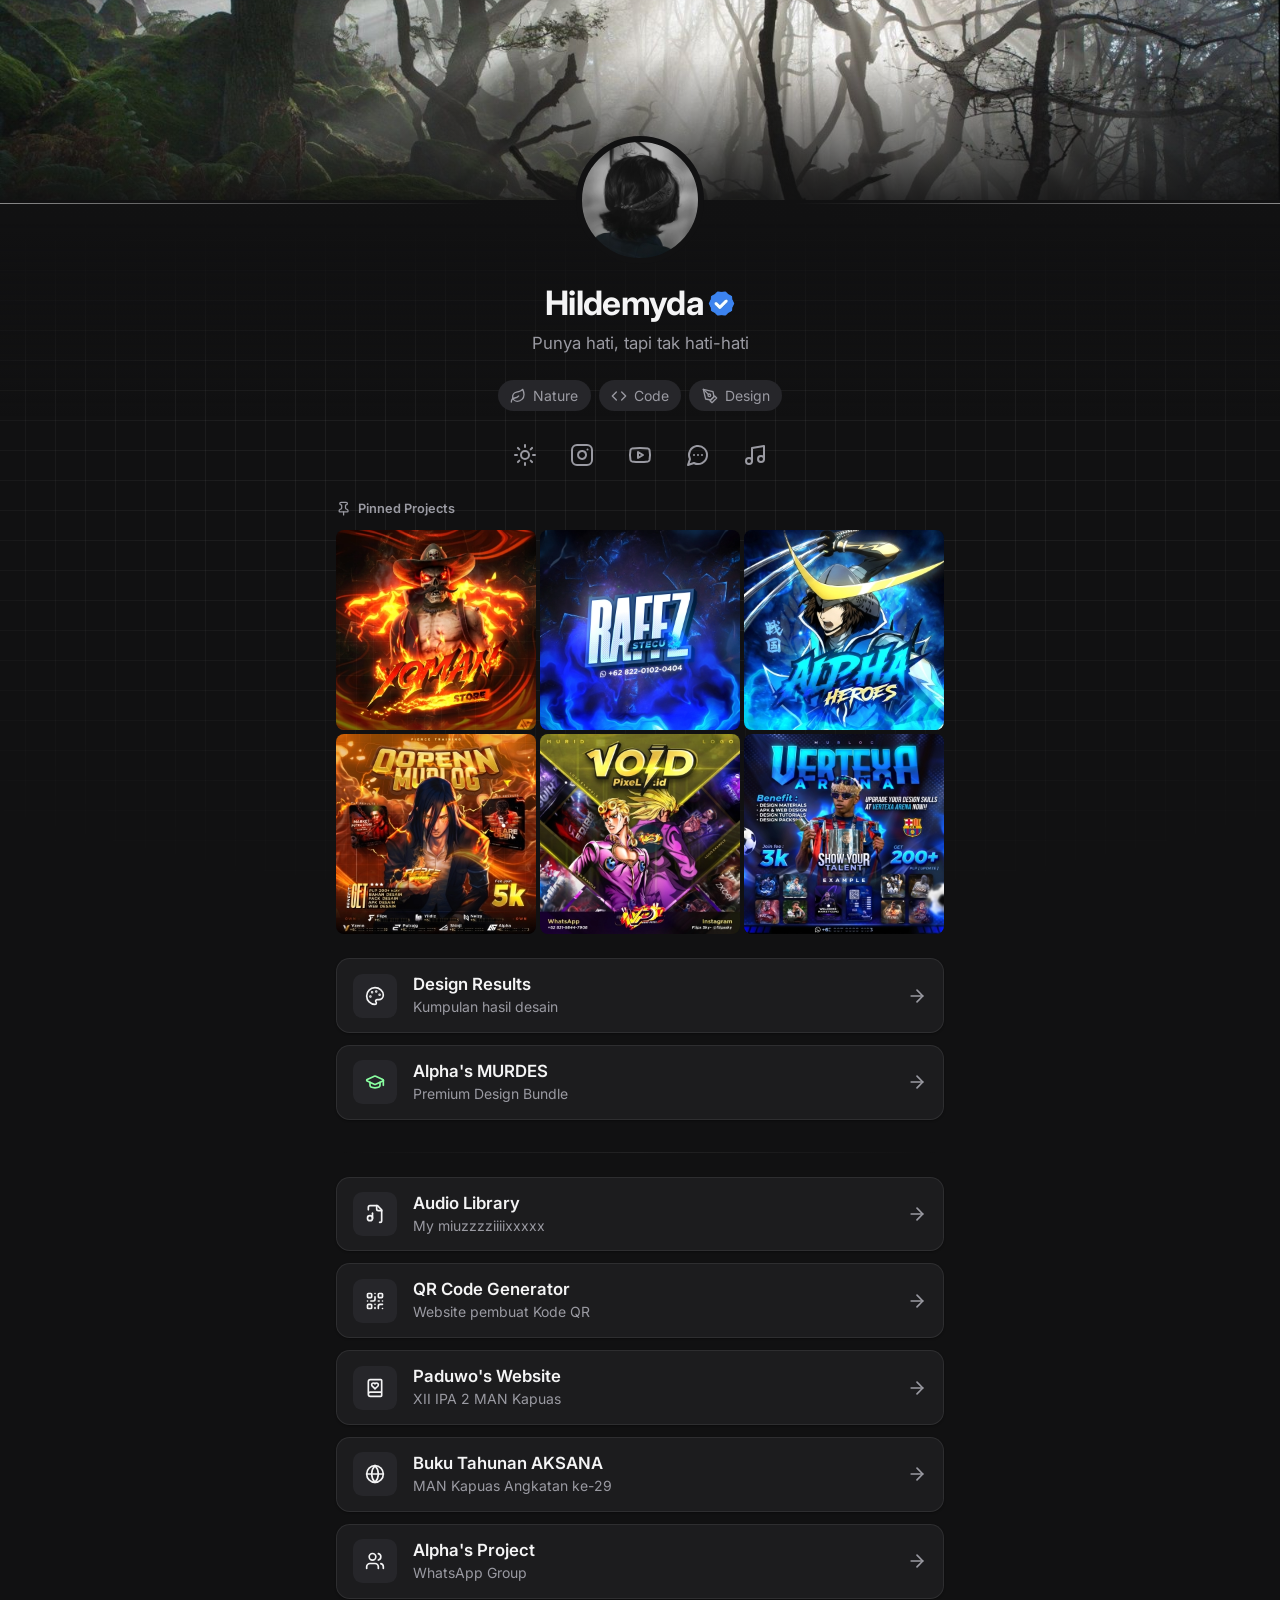
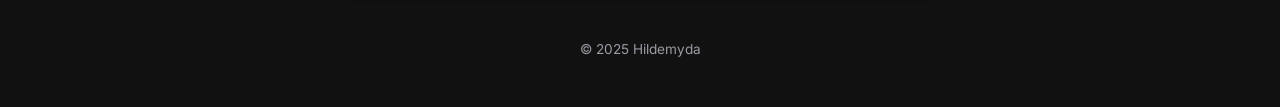
<file: index.html>
<!DOCTYPE html>
<html lang="id">
<head>
    <meta charset="UTF-8">
    <meta name="viewport" content="width=device-width, initial-scale=1.0">
    <title>Hildemyda</title>
    <meta name="description" content="Hildemyda: alam, kode, dan desain. Portofolio dan kumpulan proyek.">
    <meta property="og:title" content="Hildemyda">
    <meta property="og:description" content="Punya hati, tapi tak hati-hati.">
    <meta property="og:image" content="https://alpa.my.id/media/header.jpg">
    <meta property="og:url" content="https://alpa.my.id/">
    <link rel="icon" href="./media/profile.jpg">

    <script>
        // Terapkan tema tersimpan sebelum halaman tampil, supaya tidak berkedip
        try { (function () { var m = document.cookie.match(/(?:^|;\s*)theme=(light|dark)/); var t = m ? m[1] : localStorage.getItem('theme'); if (t === 'light') document.documentElement.classList.add('light'); })(); } catch (e) {}
    </script>

    <link rel="preconnect" href="https://fonts.googleapis.com">
    <link rel="preconnect" href="https://fonts.gstatic.com" crossorigin>
    <link href="https://fonts.googleapis.com/css2?family=Inter:wght@400;500;600;700&display=swap" rel="stylesheet">
    <link rel="stylesheet" href="./css/style.css">
</head>
<body>

    <header class="banner">
        <img src="./media/header.jpg" alt="" width="1600" height="1000">
    </header>

    <main class="wrap pull">
        <section class="profile">
            <div class="avatar" style="background-image: url('./media/profile.jpg')" role="img" aria-label="Foto profil Hildemyda"></div>
            <div class="name-row">
                <h1 class="name">Hildemyda</h1>
                <img class="verified" src="./media/verified-icon.webp" alt="" width="50" height="50">
            </div>
            <p class="bio">Punya hati, tapi tak hati-hati</p>
        </section>

        <div class="main stack">
            <div class="tags">
                <span class="tag"><i data-icon="leaf"></i>Nature</span>
                <span class="tag"><i data-icon="code"></i>Code</span>
                <span class="tag"><i data-icon="pen-tool"></i>Design</span>
            </div>

            <nav class="socials" aria-label="Media sosial">
                <button class="social social-theme" type="button" data-theme-toggle aria-label="Ganti tema terang atau gelap"><i class="sun" data-icon="sun"></i><i class="moon" data-icon="moon"></i></button>
                <a class="social" href="https://instagram.com/alpheditc" target="_blank" rel="noopener noreferrer" aria-label="Instagram"><i data-icon="instagram"></i></a>
                <a class="social" href="https://youtube.com/@hildemyda" target="_blank" rel="noopener noreferrer" aria-label="YouTube"><i data-icon="youtube"></i></a>
                <a class="social" href="https://whatsapp.com/channel/0029VaeTIQODjiOY88u59U2w" target="_blank" rel="noopener noreferrer" aria-label="Channel WhatsApp"><i data-icon="chat"></i></a>
                <button class="social" id="play-music" type="button" aria-label="Putar musik" aria-pressed="false"><i data-icon="music"></i></button>
            </nav>

            <section aria-labelledby="t-karya">
                <div class="section-head">
                    <h2 class="section-title" id="t-karya"><i data-icon="pin"></i><span id="pinned-title">Pinned Projects</span></h2>
                    <a class="section-link" id="see-all" href="./design/">Lihat semua</a>
                </div>
                <div class="grid" id="home-works"></div>
            </section>

            <div class="cards">
                <a class="card" href="./design/">
                    <div class="card-icon"><i data-icon="palette"></i></div>
                    <div class="card-text"><h2 class="card-title">Design Results</h2><p class="card-desc">Kumpulan hasil desain</p></div>
                    <i class="card-arrow" data-icon="arrow-right"></i>
                </a>
                <a class="card" href="https://murdes.alpa.my.id" target="_blank" rel="noopener noreferrer">
                    <div class="card-icon card-icon-green"><i data-icon="graduation-cap"></i></div>
                    <div class="card-text"><h2 class="card-title">Alpha's MURDES</h2><p class="card-desc">Premium Design Bundle</p></div>
                    <i class="card-arrow" data-icon="arrow-right"></i>
                </a>
            </div>

            <hr class="divider">

            <div class="cards">
                <a class="card" href="https://hildemyda.github.io/audio-libraryku/" target="_blank" rel="noopener noreferrer">
                    <div class="card-icon"><i data-icon="file-audio"></i></div>
                    <div class="card-text"><h2 class="card-title">Audio Library</h2><p class="card-desc">My miuzzzziiiixxxxx</p></div>
                    <i class="card-arrow" data-icon="arrow-right"></i>
                </a>
                <a class="card" href="https://hildemyda.github.io/qrcode-generator/" target="_blank" rel="noopener noreferrer">
                    <div class="card-icon"><i data-icon="qr-code"></i></div>
                    <div class="card-text"><h2 class="card-title">QR Code Generator</h2><p class="card-desc">Website pembuat Kode QR</p></div>
                    <i class="card-arrow" data-icon="arrow-right"></i>
                </a>
                <a class="card" href="https://hildemyda.github.io/paduwo-main/" target="_blank" rel="noopener noreferrer">
                    <div class="card-icon"><i data-icon="book-heart"></i></div>
                    <div class="card-text"><h2 class="card-title">Paduwo's Website</h2><p class="card-desc">XII IPA 2 MAN Kapuas</p></div>
                    <i class="card-arrow" data-icon="arrow-right"></i>
                </a>
                <a class="card" href="https://aksana29-mankapuas.github.io/" target="_blank" rel="noopener noreferrer">
                    <div class="card-icon"><i data-icon="globe"></i></div>
                    <div class="card-text"><h2 class="card-title">Buku Tahunan AKSANA</h2><p class="card-desc">MAN Kapuas Angkatan ke-29</p></div>
                    <i class="card-arrow" data-icon="arrow-right"></i>
                </a>
                <a class="card" href="https://chat.whatsapp.com/LLV6RA0xPo8Ke0VjWM4TRG" target="_blank" rel="noopener noreferrer">
                    <div class="card-icon"><i data-icon="users"></i></div>
                    <div class="card-text"><h2 class="card-title">Alpha's Project</h2><p class="card-desc">WhatsApp Group</p></div>
                    <i class="card-arrow" data-icon="arrow-right"></i>
                </a>
            </div>

            <footer class="footer"><p>&copy; 2025 Hildemyda</p></footer>
        </div>
    </main>

    <audio id="song-player" src="./media/audio.mp3" preload="none"></audio>

    <script>window.ROOT = './';</script>
    <script src="./js/works.js"></script>
    <script src="./js/site.js"></script>
    <script>
        document.addEventListener('DOMContentLoaded', function () {
            // Pinned: karya bertanda pinned (maksimal 6). Kalau belum ada yang di-pin,
            // tampilkan 6 karya teratas di works.js dengan judul "Karya terbaru".
            var box = document.getElementById('home-works');
            var all = window.WORKS || [];
            var pinned = all.filter(function (w) { return w.pinned; });
            var items = (pinned.length ? pinned : all).slice(0, 6);
            if (!pinned.length) document.getElementById('pinned-title').textContent = 'Karya terbaru';
            else document.getElementById('see-all').hidden = true; // sudah ada kartu Design di bawah
            if (!items.length) {
                box.outerHTML = '<p class="empty">Karya akan segera ditambahkan.</p>';
            } else {
                items.forEach(function (w) {
                    var a = document.createElement('a');
                    a.className = 'work';
                    a.href = './design/#karya-' + w.id;
                    a.setAttribute('aria-label', 'Lihat karya ' + w.title);
                    var img = document.createElement('img');
                    img.src = window.ROOT + w.thumb;
                    img.alt = w.title;
                    img.loading = 'lazy';
                    var label = document.createElement('span');
                    label.className = 'work-label';
                    label.textContent = w.title;
                    a.appendChild(img);
                    a.appendChild(label);
                    box.appendChild(a);
                });
            }

            // Musik
            var btn = document.getElementById('play-music');
            var player = document.getElementById('song-player');
            btn.addEventListener('click', function () {
                if (player.paused) {
                    var p = player.play();
                    if (p && p.catch) p.catch(function () {});
                } else {
                    player.pause();
                    player.currentTime = 0;
                }
            });
            player.addEventListener('play', function () {
                btn.classList.add('playing');
                btn.setAttribute('aria-pressed', 'true');
                btn.setAttribute('aria-label', 'Hentikan musik');
            });
            player.addEventListener('pause', function () {
                btn.classList.remove('playing');
                btn.setAttribute('aria-pressed', 'false');
                btn.setAttribute('aria-label', 'Putar musik');
            });
        });
    </script>
</body>
</html>
</file>
<file: css/style.css>
/* Gaya bersama untuk halaman utama dan /design.
   Dasarnya tetap gaya asli (Inter, gelap, kartu, ikon), hanya dirapikan. */

:root {
    --bg: #111112;
    --bg-rgb: 17, 17, 18;
    --card: #1c1c1e;
    --card-hover: #2a2a2d;
    --chip: #26262a;
    --text: #f4f4f5;
    --muted: #9a9aa2;
    --line: rgba(255, 255, 255, 0.08);
    --accent: #1db954;
    --shadow: 0 1px 2px rgba(0, 0, 0, .35);
    --shadow-hover: 0 10px 24px rgba(0, 0, 0, .35);
    --grid: rgba(255, 255, 255, 0.05);
    --banner-line: rgba(255, 255, 255, 0.5);
}

html.light {
    --bg: #f2f3f5;
    --bg-rgb: 242, 243, 245;
    --card: #ffffff;
    --card-hover: #ececef;
    --chip: #e4e5e8;
    --text: #1b1b1f;
    --muted: #62626b;
    --line: rgba(0, 0, 0, 0.08);
    --accent: #14883f;
    --shadow: 0 1px 2px rgba(0, 0, 0, .06);
    --shadow-hover: 0 10px 24px rgba(0, 0, 0, .1);
    --grid: rgba(0, 0, 0, 0.06);
    --banner-line: rgba(0, 0, 0, 0.3);
}

* { margin: 0; padding: 0; box-sizing: border-box; }

body {
    font-family: 'Inter', system-ui, sans-serif;
    background: var(--bg);
    color: var(--text);
    line-height: 1.5;
    -webkit-font-smoothing: antialiased;
    overflow-x: hidden;
    transition: background-color .3s ease, color .3s ease;
}

/* Kotak-kotak tipis di background; diam saat halaman digulir dan memudar ke atas, bawah, dan samping */
body::before {
    content: "";
    position: fixed;
    inset: 0;
    z-index: -1;
    pointer-events: none;
    background-image:
        linear-gradient(var(--grid) 1px, transparent 1px),
        linear-gradient(90deg, var(--grid) 1px, transparent 1px);
    background-size: 30px 30px;
    background-position: center top;
    -webkit-mask-image: radial-gradient(ellipse 90% 54% at 50% 50%, #000 35%, transparent 100%);
    mask-image: radial-gradient(ellipse 90% 54% at 50% 50%, #000 35%, transparent 100%);
}

a { color: inherit; text-decoration: none; }

:focus-visible {
    outline: 2px solid var(--accent);
    outline-offset: 3px;
    border-radius: 6px;
}

/* Ikon (disisipkan oleh site.js dari atribut data-icon) */
.ic {
    display: inline-flex;
    width: 1.25rem;
    height: 1.25rem;
    flex-shrink: 0;
}
.ic svg { width: 100%; height: 100%; }

/* Header bergambar */
.banner {
    position: relative;
    --edge: 24px;   /* tinggi lapisan pudar di bawah foto */
    --line-h: .4px; /* garis setipis 1 piksel layar HP */
}
@media (max-resolution: 1.5dppx) { .banner { --line-h: 1px; } }
.banner img {
    display: block;
    width: 100%;
    height: 10rem;
    object-fit: cover;
    object-position: 55% 40%;
}
/* Lapisan pudar warna latar tepat di bawah foto, supaya grid muncul pelan dan tidak menabrak foto.
   Ikut bergulir bersama banner; grid di belakangnya tetap diam. */
.banner::before {
    content: "";
    position: absolute;
    left: 0;
    right: 0;
    top: calc(100% - var(--edge));
    height: 216px;
    pointer-events: none;
    background: linear-gradient(to bottom,
        rgba(var(--bg-rgb), 1) 0%,
        rgba(var(--bg-rgb), .9) 22%,
        rgba(var(--bg-rgb), .6) 48%,
        rgba(var(--bg-rgb), .25) 75%,
        rgba(var(--bg-rgb), 0) 100%);
}

.banner::after {
    content: "";
    position: absolute;
    inset: 0;
    /* Garis tipis sedikit di bawah tepi foto: paling terang di tepi layar, memudar ke tengah.
       Digambar di lapisan ini supaya berada di atas lapisan pudar (.banner::before). */
    background-image:
        linear-gradient(to right, var(--banner-line) 0%, transparent 38%, transparent 62%, var(--banner-line) 100%),
        linear-gradient(to top, var(--bg), transparent 75%);
    background-size: 100% var(--line-h), 100% 100%;
    background-position: left 0 bottom calc(var(--edge) - 3px - var(--line-h)), 0 0;
    background-repeat: no-repeat;
}


/* Kolom konten */
.wrap {
    position: relative;
    width: 100%;
    max-width: 40rem;
    margin: 0 auto;
    padding: 0 1rem 3rem;
}
.wrap.pull { margin-top: -4.5rem; }

/* Profil */
.profile { display: flex; flex-direction: column; align-items: center; text-align: center; }

.avatar {
    width: 6.5rem;
    height: 6.5rem;
    border-radius: 50%;
    border: 4px solid var(--bg);
    background: var(--card) center / cover no-repeat;
}

.name-row { margin-top: .9rem; display: flex; align-items: center; justify-content: center; gap: .25rem; }
.name { font-size: 1.6rem; font-weight: 700; letter-spacing: -0.02em; }
.verified { width: 1.4rem; height: 1.4rem; }
.bio { margin-top: .15rem; color: var(--muted); }

.stack > * + * { margin-top: 1.5rem; }
.main { margin-top: 1.5rem; }

/* Tag */
.tags { display: flex; flex-wrap: wrap; justify-content: center; gap: .5rem; }
.tag {
    display: inline-flex;
    align-items: center;
    gap: .4rem;
    padding: .3rem .8rem;
    border-radius: 999px;
    font-size: .875rem;
    color: var(--muted);
    background: var(--chip);
}
.tag .ic { width: 1rem; height: 1rem; }

/* Ikon sosial */
.socials { display: flex; justify-content: center; align-items: center; gap: 1.1rem; }
.social {
    display: grid;
    place-items: center;
    width: 2.5rem;
    height: 2.5rem;
    border-radius: 50%;
    border: 0;
    background: transparent;
    color: var(--muted);
    cursor: pointer;
    transition: color .2s ease, background-color .2s ease, transform .2s ease;
}
.social:hover { color: var(--text); background: var(--chip); transform: translateY(-2px); }
.social .ic { width: 1.5rem; height: 1.5rem; }
.social-theme .moon { display: none; }
html.light .social-theme .sun { display: none; }
html.light .social-theme .moon { display: inline-flex; }
#play-music.playing { color: var(--accent); }
#play-music.playing .ic { animation: pulse 1.5s ease-in-out infinite; }

@keyframes pulse {
    0%, 100% { transform: scale(1); }
    50% { transform: scale(1.18); }
}

/* Kartu tautan */
.cards > * + * { margin-top: .75rem; }

.card {
    display: flex;
    align-items: center;
    gap: 1rem;
    padding: .9rem 1rem;
    border-radius: .85rem;
    background: var(--card);
    border: 1px solid var(--line);
    box-shadow: var(--shadow);
    transition: background-color .2s ease, transform .2s ease, box-shadow .2s ease;
}
.card:hover { background: var(--card-hover); transform: translateY(-3px); box-shadow: var(--shadow-hover); }

.card-icon {
    display: grid;
    place-items: center;
    width: 2.75rem;
    height: 2.75rem;
    border-radius: .6rem;
    background: var(--chip);
}
.card-text { flex: 1; min-width: 0; }
.card-title { font-size: 1rem; font-weight: 600; line-height: 1.3; }
.card-desc { font-size: .875rem; color: var(--muted); }
.card-arrow { color: var(--muted); transition: transform .2s ease; }
.card:hover .card-arrow { transform: translateX(3px); }

/* Judul bagian */
.divider { height: 1px; border: 0; background: linear-gradient(to right, transparent, var(--line), transparent); margin: 2rem 0 1.5rem; }

.section-head { display: flex; align-items: baseline; justify-content: space-between; margin-bottom: .75rem; }
.section-title { font-size: .8rem; font-weight: 600; color: var(--muted); }
.section-link { font-size: .875rem; color: var(--muted); }
.section-link:hover { color: var(--text); }
.section-title { display: inline-flex; align-items: center; gap: .4rem; }
.section-title .ic { width: .95rem; height: .95rem; }

/* Grid karya */
.grid { display: grid; grid-template-columns: repeat(3, 1fr); gap: 4px; }

.work {
    position: relative;
    aspect-ratio: 1 / 1;
    overflow: hidden;
    border: 0;
    padding: 0;
    border-radius: .5rem;
    background: var(--card);
    cursor: pointer;
    color: #fff;
}
.work img { width: 100%; height: 100%; object-fit: cover; display: block; transition: transform .5s ease; }
.work:hover img { transform: scale(1.06); }
.work-label {
    position: absolute;
    left: 0;
    right: 0;
    bottom: 0;
    padding: 1.2rem .6rem .5rem;
    font-size: .75rem;
    font-weight: 500;
    text-align: left;
    background: linear-gradient(to top, rgba(0, 0, 0, .7), transparent);
    opacity: 0;
    transition: opacity .25s ease;
}
.work:hover .work-label, .work:focus-visible .work-label { opacity: 1; }
@media (hover: none) { .work-label { opacity: 1; } }

.empty { color: var(--muted); font-size: .9rem; padding: 1.5rem 0; text-align: center; }

/* Tombol */
.btn {
    display: inline-flex;
    align-items: center;
    justify-content: center;
    gap: .55rem;
    padding: .75rem 1.5rem;
    border-radius: 999px;
    font: inherit;
    font-weight: 600;
    cursor: pointer;
    border: 0;
    transition: transform .2s ease, background-color .2s ease;
}
.btn:hover { transform: translateY(-2px); }
.btn-ghost {
    padding: .7rem 1.4rem;
    border: 1px solid var(--line);
    background: transparent;
    color: var(--text);
    font-weight: 500;
}
.btn-ghost:hover { border-color: var(--accent); background: var(--chip); }
.btn-ghost .ic { color: #25d366; }

.footer { margin-top: 2.5rem; text-align: center; font-size: .85rem; color: var(--muted); }

/* Halaman /design */
.topbar {
    position: sticky;
    top: 0;
    z-index: 5;
    background: var(--bg); /* cadangan untuk browser lama */
    background: color-mix(in srgb, var(--bg) 88%, transparent);
    backdrop-filter: blur(10px);
    -webkit-backdrop-filter: blur(10px);
    border-bottom: 1px solid var(--line);
}
.topbar-in {
    max-width: 64rem;
    margin: 0 auto;
    padding: .7rem 1rem;
    display: flex;
    align-items: center;
    justify-content: space-between;
}
.topbar-title { font-size: .95rem; font-weight: 600; }
.back { display: inline-flex; align-items: center; gap: .4rem; font-size: .95rem; font-weight: 500; color: var(--muted); }
.back:hover { color: var(--text); }
.top-theme {
    display: grid; place-items: center; width: 2.25rem; height: 2.25rem;
    border: 1px solid var(--line); border-radius: 50%; background: transparent; color: var(--muted); cursor: pointer;
}
.top-theme:hover { color: var(--text); }
.top-theme .moon { display: none; }
html.light .top-theme .sun { display: none; }
html.light .top-theme .moon { display: inline-flex; }

.page { max-width: 64rem; margin: 0 auto; padding: 2rem 1rem 3rem; }
.page-title { font-size: 2rem; font-weight: 700; letter-spacing: -0.02em; text-align: center; }
.page-sub { margin: .35rem auto 0; color: var(--muted); max-width: 34rem; text-align: center; }

/* Aplikasi berjalan (loop) dari kanan ke kiri; satu grup digandakan supaya loop mulus */
.marquee { position: relative; overflow: hidden; margin-top: 1.5rem; }
.marquee::before, .marquee::after { content: ""; position: absolute; top: 0; bottom: 0; width: 4rem; z-index: 1; pointer-events: none; }
.marquee::before { left: 0; background: linear-gradient(to right, var(--bg), transparent); }
.marquee::after { right: 0; background: linear-gradient(to left, var(--bg), transparent); }
.tools { display: flex; width: max-content; will-change: transform; backface-visibility: hidden; transform: translate3d(0, 0, 0); animation: tools-scroll 34s linear infinite; }
@media (hover: hover) { .marquee:hover .tools { animation-play-state: paused; } }
.tools-group { display: flex; flex: none; }
.tool { flex: none; width: 3.4rem; margin-right: 1.1rem; }
.tool-icon { width: 3.4rem; height: 3.4rem; border-radius: .9rem; overflow: hidden; background: var(--chip); display: grid; place-items: center; font-weight: 700; color: var(--muted); border: 1px solid var(--line); }
.tool-icon img { width: 100%; height: 100%; object-fit: cover; pointer-events: none; user-select: none; -webkit-user-select: none; }
@keyframes tools-scroll { from { transform: translate3d(0, 0, 0); } to { transform: translate3d(-50%, 0, 0); } }

.filters { position: relative; display: flex; justify-content: flex-start; margin: 1.5rem 0 1rem; }
.filter-btn {
    display: inline-flex; align-items: center; gap: .5rem;
    font: inherit; font-size: .875rem; padding: .45rem .85rem; border-radius: .7rem;
    border: 1px solid var(--line); background: var(--card); color: var(--text); cursor: pointer;
    transition: background-color .2s ease;
}
.filter-btn:hover { background: var(--card-hover); }
.filter-btn .ic { width: 1rem; height: 1rem; color: var(--muted); }
.filter-btn[aria-expanded="true"] .chev { transform: rotate(180deg); }
.filter-menu {
    position: absolute; top: calc(100% + .4rem); left: 0; z-index: 4; min-width: 10rem; padding: .3rem;
    display: flex; flex-direction: column;
    border: 1px solid var(--line); border-radius: .8rem; background: var(--card); box-shadow: var(--shadow-hover);
}
.filter-menu[hidden] { display: none; }
.filter-opt {
    font: inherit; font-size: .875rem; text-align: left; padding: .5rem .75rem; border: 0; border-radius: .55rem;
    background: transparent; color: var(--muted); cursor: pointer;
}
.filter-opt:hover { background: var(--chip); color: var(--text); }
.filter-opt[aria-pressed="true"] { background: var(--chip); color: var(--text); font-weight: 600; }

.page .grid { margin-top: 1.5rem; gap: 6px; }
.filters + .grid { margin-top: 0; }
@media (min-width: 640px) { .page .grid { grid-template-columns: repeat(4, 1fr); } }
@media (min-width: 960px) { .page .grid { grid-template-columns: repeat(5, 1fr); gap: 8px; } }

.cta { margin-top: 3rem; padding: 2rem 1rem; text-align: center; }
.cta-link { display: inline-flex; align-items: center; gap: .55rem; font-weight: 500; color: var(--text); }
.cta-link:hover { text-decoration: underline; text-underline-offset: .25em; }
.cta-link .ic { color: #25d366; }

/* Jendela detail karya */
dialog.viewer {
    width: min(52rem, 94vw);
    max-height: 90vh;
    margin: auto;
    padding: 0;
    border: 1px solid var(--line);
    border-radius: 1rem;
    background: var(--card);
    color: var(--text);
    overflow: hidden;
}
dialog.viewer::backdrop { background: rgba(0, 0, 0, .8); backdrop-filter: blur(3px); }
.viewer-box { display: flex; flex-direction: column; max-height: 90vh; }
.viewer-head {
    display: flex; align-items: center; justify-content: space-between; gap: 1rem;
    padding: .9rem 1rem; border-bottom: 1px solid var(--line);
}
.viewer-title { font-size: 1.1rem; font-weight: 600; }
.viewer-cat { font-size: .8rem; color: var(--muted); }
.viewer-close {
    display: grid; place-items: center; width: 2.25rem; height: 2.25rem; border-radius: 50%;
    border: 0; background: transparent; color: var(--muted); cursor: pointer;
}
.viewer-close:hover { background: var(--chip); color: var(--text); }
.viewer-body { overflow-y: auto; padding: 1rem; }
.viewer-desc { color: var(--muted); white-space: pre-line; font-size: .95rem; margin-bottom: 1rem; }
.viewer-body img { display: block; width: 100%; height: auto; border-radius: .6rem; margin-bottom: .75rem; background: var(--chip); }

@media (min-width: 768px) {
    .banner img { height: 14rem; }
    .wrap.pull { margin-top: -5.5rem; }
    .avatar { width: 8rem; height: 8rem; border-width: 6px; }
    .name { font-size: 2.1rem; }
    .verified { width: 1.7rem; height: 1.7rem; }
    .bio { font-size: 1.05rem; }
    .card-title { font-size: 1.05rem; }
    .page-title { font-size: 2.5rem; }
}

@media (prefers-reduced-motion: reduce) {
    * { transition: none !important; animation: none !important; }
}

/* Halaman 404 */
.nf {
    min-height: calc(100vh - 3.6rem); /* cadangan untuk browser lama */
    min-height: calc(100svh - 3.6rem);
    display: flex;
    flex-direction: column;
    align-items: center;
    justify-content: center;
    text-align: center;
    padding: 2rem 1.5rem 4rem;
}
.nf-code {
    font-size: clamp(5.5rem, 26vw, 10rem);
    font-weight: 700;
    letter-spacing: -0.06em;
    line-height: 1;
    color: transparent;
    -webkit-text-stroke: 1.5px var(--muted);
    opacity: .6;
}
.nf-title { margin-top: 1rem; font-size: 1.5rem; font-weight: 600; letter-spacing: -0.01em; }
.nf-text { margin-top: .4rem; max-width: 26rem; color: var(--muted); }
.nf-actions { margin-top: 1.75rem; display: flex; flex-wrap: wrap; justify-content: center; gap: .75rem; }
.btn-solid { padding: .7rem 1.4rem; background: var(--text); color: var(--bg); font-weight: 500; }
.btn-solid:hover { opacity: .9; }

/* Ikon hijau untuk kartu Murdes (selain itu sama dengan kartu lain) */
.card-icon-green { color: #8affa1; }
html.light .card-icon-green { color: #1f9d4d; }
</file>
